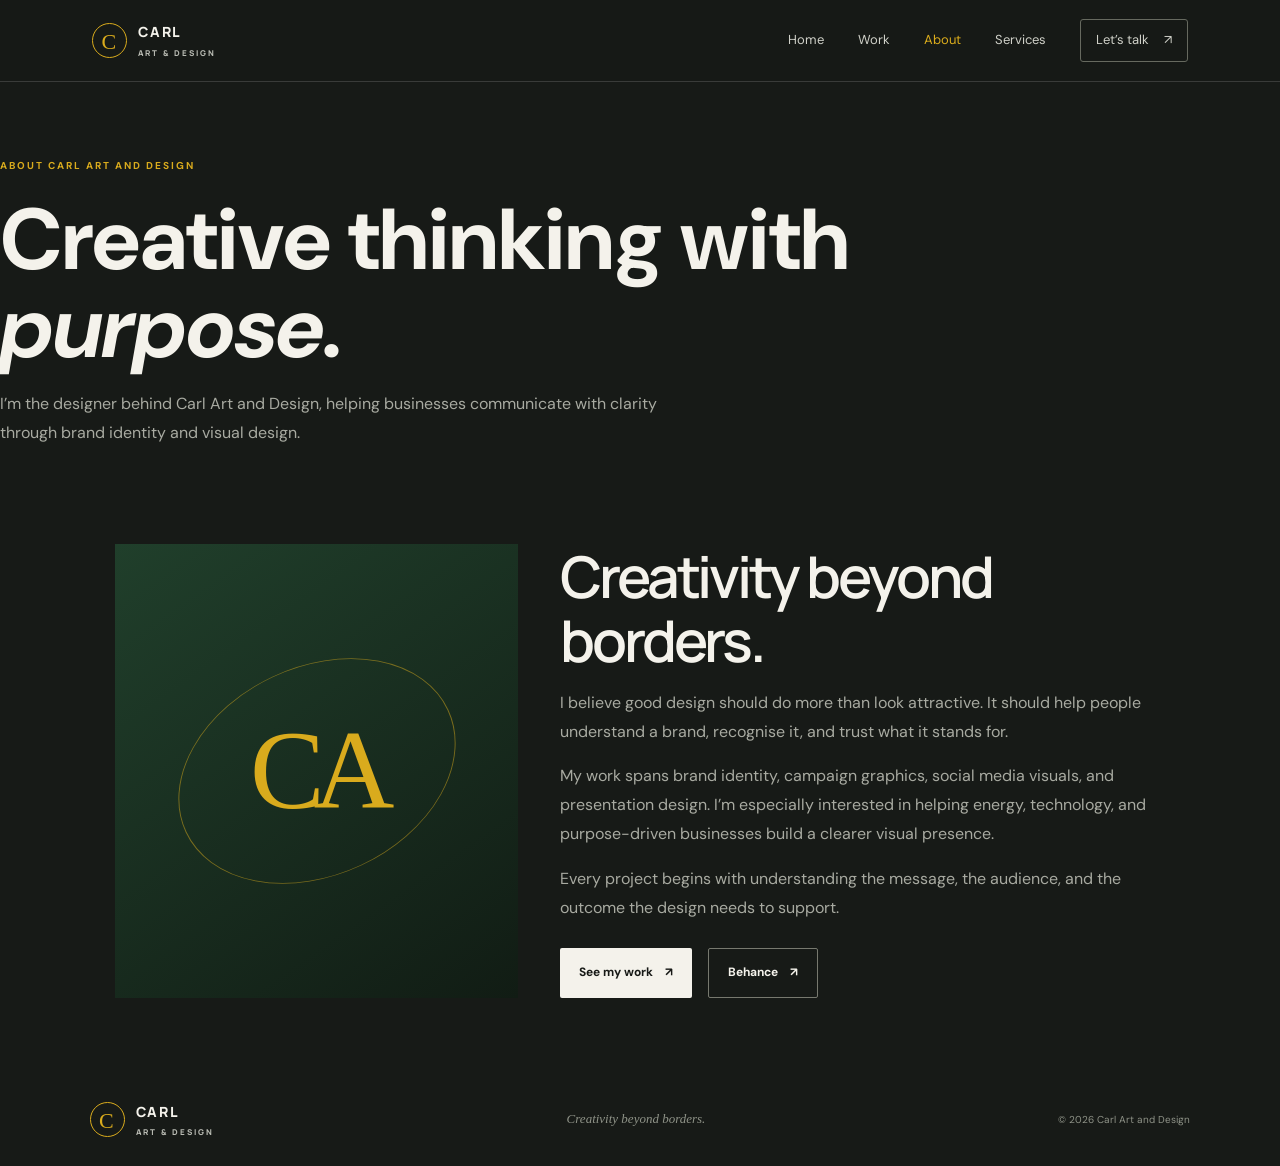
<file: about.html>
<!doctype html><html lang="en"><head><meta charset="utf-8"><meta name="viewport" content="width=device-width, initial-scale=1"><meta name="description" content="Learn about Carl Art and Design and the approach behind the work."><title>About | Carl Art and Design</title><link rel="stylesheet" href="styles.css"></head><body><header class="site-header"><a class="brand" href="index.html" aria-label="Carl Art and Design home"><span class="brand-mark">C</span><span>CARL <small>ART & DESIGN</small></span></a><button class="menu-toggle" aria-label="Open menu" aria-expanded="false">☰</button><nav class="nav-links" aria-label="Main navigation"><a class="" href="index.html">Home</a><a class="" href="work.html">Work</a><a class="page-active" href="about.html">About</a><a class="" href="services.html">Services</a><a class="nav-cta " href="contact.html">Let’s talk <span>↗</span></a></nav></header><main><section class="section page-hero"><p class="eyebrow">ABOUT CARL ART AND DESIGN</p><h1>Creative thinking with <em>purpose.</em></h1><p>I’m the designer behind Carl Art and Design, helping businesses communicate with clarity through brand identity and visual design.</p></section><section class="section inner-section"><div class="detail-layout"><div class="about-symbol"><span>CA</span><div class="symbol-ring"></div></div><div><h2>Creativity beyond borders.</h2><p>I believe good design should do more than look attractive. It should help people understand a brand, recognise it, and trust what it stands for.</p><p>My work spans brand identity, campaign graphics, social media visuals, and presentation design. I’m especially interested in helping energy, technology, and purpose-driven businesses build a clearer visual presence.</p><p>Every project begins with understanding the message, the audience, and the outcome the design needs to support.</p><div class="detail-links"><a class="button button-light" href="work.html">See my work <span>↗</span></a><a class="button button-outline" href="https://www.behance.net/winningstephen5" target="_blank" rel="noreferrer">Behance <span>↗</span></a></div></div></div></section></main><footer class="footer"><a class="brand" href="index.html"><span class="brand-mark">C</span><span>CARL <small>ART & DESIGN</small></span></a><p>Creativity beyond borders.</p><span>© <span id="year">2026</span> Carl Art and Design</span></footer><script src="script.js"></script></body></html>
</file>
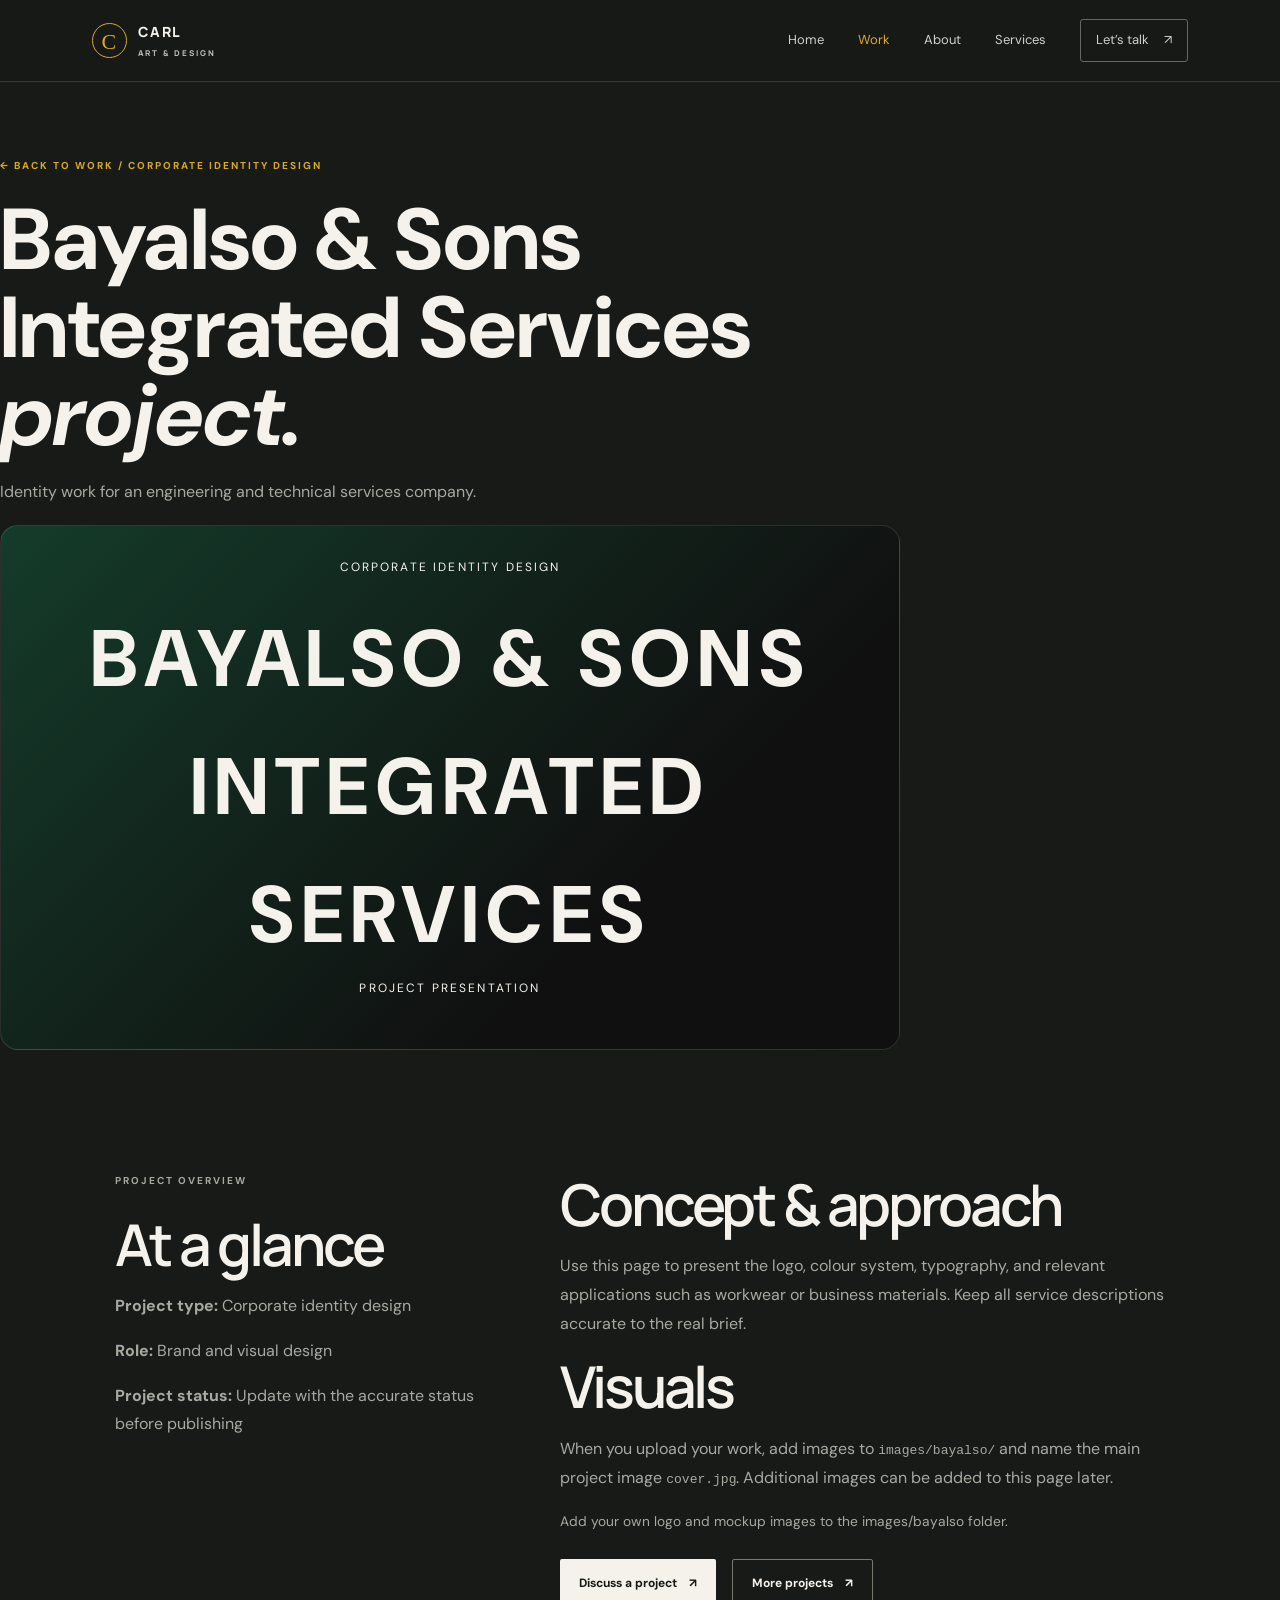
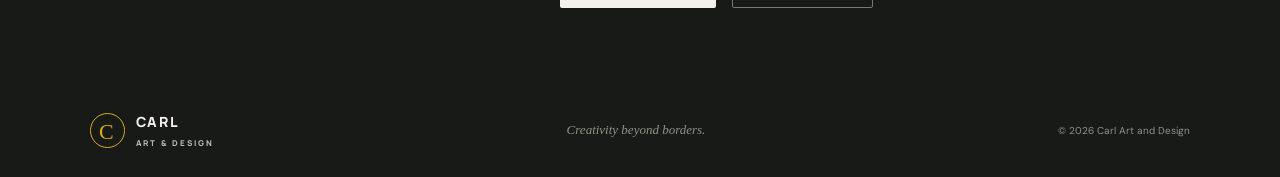
<file: bayalso.html>
<!doctype html><html lang="en"><head><meta charset="utf-8"><meta name="viewport" content="width=device-width, initial-scale=1"><meta name="description" content="Bayalso & Sons Integrated Services — Corporate identity design by Carl Art and Design."><title>Bayalso & Sons Integrated Services | Carl Art and Design</title><link rel="stylesheet" href="../styles.css"></head><body><header class="site-header"><a class="brand" href="../index.html" aria-label="Carl Art and Design home"><span class="brand-mark">C</span><span>CARL <small>ART & DESIGN</small></span></a><button class="menu-toggle" aria-label="Open menu" aria-expanded="false">☰</button><nav class="nav-links" aria-label="Main navigation"><a href="../index.html">Home</a><a class="page-active" href="../work.html">Work</a><a href="../about.html">About</a><a href="../services.html">Services</a><a class="nav-cta" href="../contact.html">Let’s talk <span>↗</span></a></nav></header><main><section class="section page-hero"><p class="eyebrow"><a href="../work.html">← BACK TO WORK</a> / CORPORATE IDENTITY DESIGN</p><h1>Bayalso & Sons Integrated Services <em>project.</em></h1><p>Identity work for an engineering and technical services company.</p><div class="detail-cover"><span>CORPORATE IDENTITY DESIGN</span><strong>BAYALSO & SONS INTEGRATED SERVICES</strong><span>PROJECT PRESENTATION</span></div></section><section class="section inner-section"><div class="detail-layout"><div><p class="eyebrow">PROJECT OVERVIEW</p><h2>At a glance</h2><p><strong>Project type:</strong> Corporate identity design</p><p><strong>Role:</strong> Brand and visual design</p><p><strong>Project status:</strong> Update with the accurate status before publishing</p></div><div><h2>Concept & approach</h2><p>Use this page to present the logo, colour system, typography, and relevant applications such as workwear or business materials. Keep all service descriptions accurate to the real brief.</p><h2>Visuals</h2><p>When you upload your work, add images to <code>images/bayalso/</code> and name the main project image <code>cover.jpg</code>. Additional images can be added to this page later.</p><p class="small-note">Add your own logo and mockup images to the images/bayalso folder.</p><div class="detail-links"><a class="button button-light" href="../contact.html">Discuss a project <span>↗</span></a><a class="button button-outline" href="../work.html">More projects <span>↗</span></a></div></div></div></section></main><footer class="footer"><a class="brand" href="../index.html"><span class="brand-mark">C</span><span>CARL <small>ART & DESIGN</small></span></a><p>Creativity beyond borders.</p><span>© <span id="year">2026</span> Carl Art and Design</span></footer><script src="../script.js"></script></body></html>
</file>
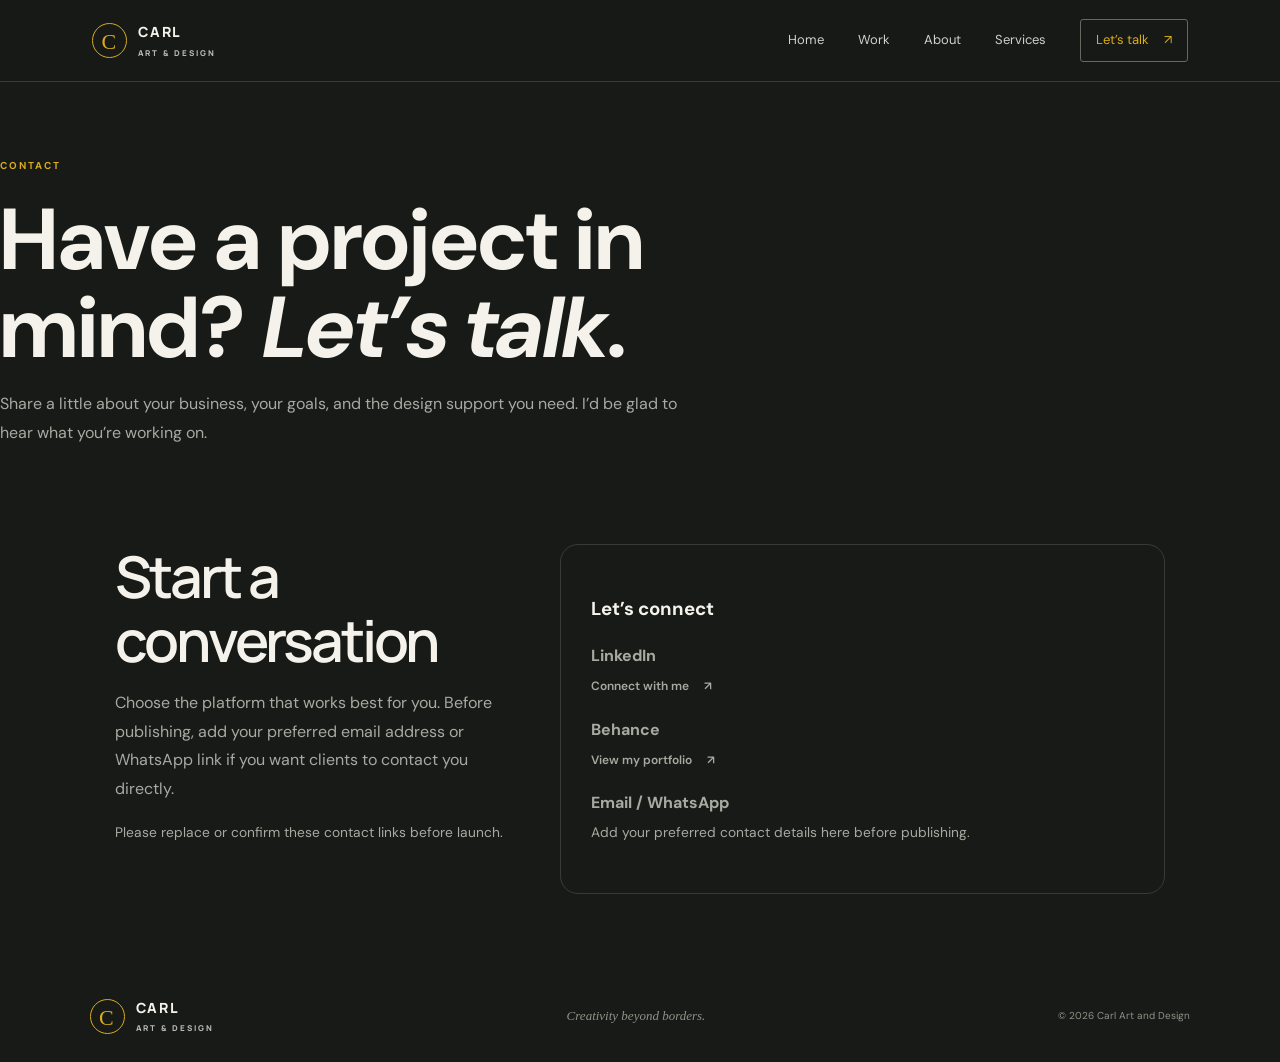
<file: contact.html>
<!doctype html><html lang="en"><head><meta charset="utf-8"><meta name="viewport" content="width=device-width, initial-scale=1"><meta name="description" content="Contact Carl Art and Design about a brand identity or visual design project."><title>Contact | Carl Art and Design</title><link rel="stylesheet" href="styles.css"></head><body><header class="site-header"><a class="brand" href="index.html" aria-label="Carl Art and Design home"><span class="brand-mark">C</span><span>CARL <small>ART & DESIGN</small></span></a><button class="menu-toggle" aria-label="Open menu" aria-expanded="false">☰</button><nav class="nav-links" aria-label="Main navigation"><a class="" href="index.html">Home</a><a class="" href="work.html">Work</a><a class="" href="about.html">About</a><a class="" href="services.html">Services</a><a class="nav-cta page-active" href="contact.html">Let’s talk <span>↗</span></a></nav></header><main><section class="section page-hero"><p class="eyebrow">CONTACT</p><h1>Have a project in mind? <em>Let’s talk.</em></h1><p>Share a little about your business, your goals, and the design support you need. I’d be glad to hear what you’re working on.</p></section><section class="section inner-section"><div class="detail-layout"><div><h2>Start a conversation</h2><p>Choose the platform that works best for you. Before publishing, add your preferred email address or WhatsApp link if you want clients to contact you directly.</p><p class="small-note">Please replace or confirm these contact links before launch.</p></div><div class="contact-panel"><h3>Let’s connect</h3><p><strong>LinkedIn</strong><br><a class="text-link" href="https://www.linkedin.com/in/winning-kanu-603094246/" target="_blank" rel="noreferrer">Connect with me <span>↗</span></a></p><p><strong>Behance</strong><br><a class="text-link" href="https://www.behance.net/winningstephen5" target="_blank" rel="noreferrer">View my portfolio <span>↗</span></a></p><p><strong>Email / WhatsApp</strong><br><span class="small-note">Add your preferred contact details here before publishing.</span></p></div></div></section></main><footer class="footer"><a class="brand" href="index.html"><span class="brand-mark">C</span><span>CARL <small>ART & DESIGN</small></span></a><p>Creativity beyond borders.</p><span>© <span id="year">2026</span> Carl Art and Design</span></footer><script src="script.js"></script></body></html>
</file>
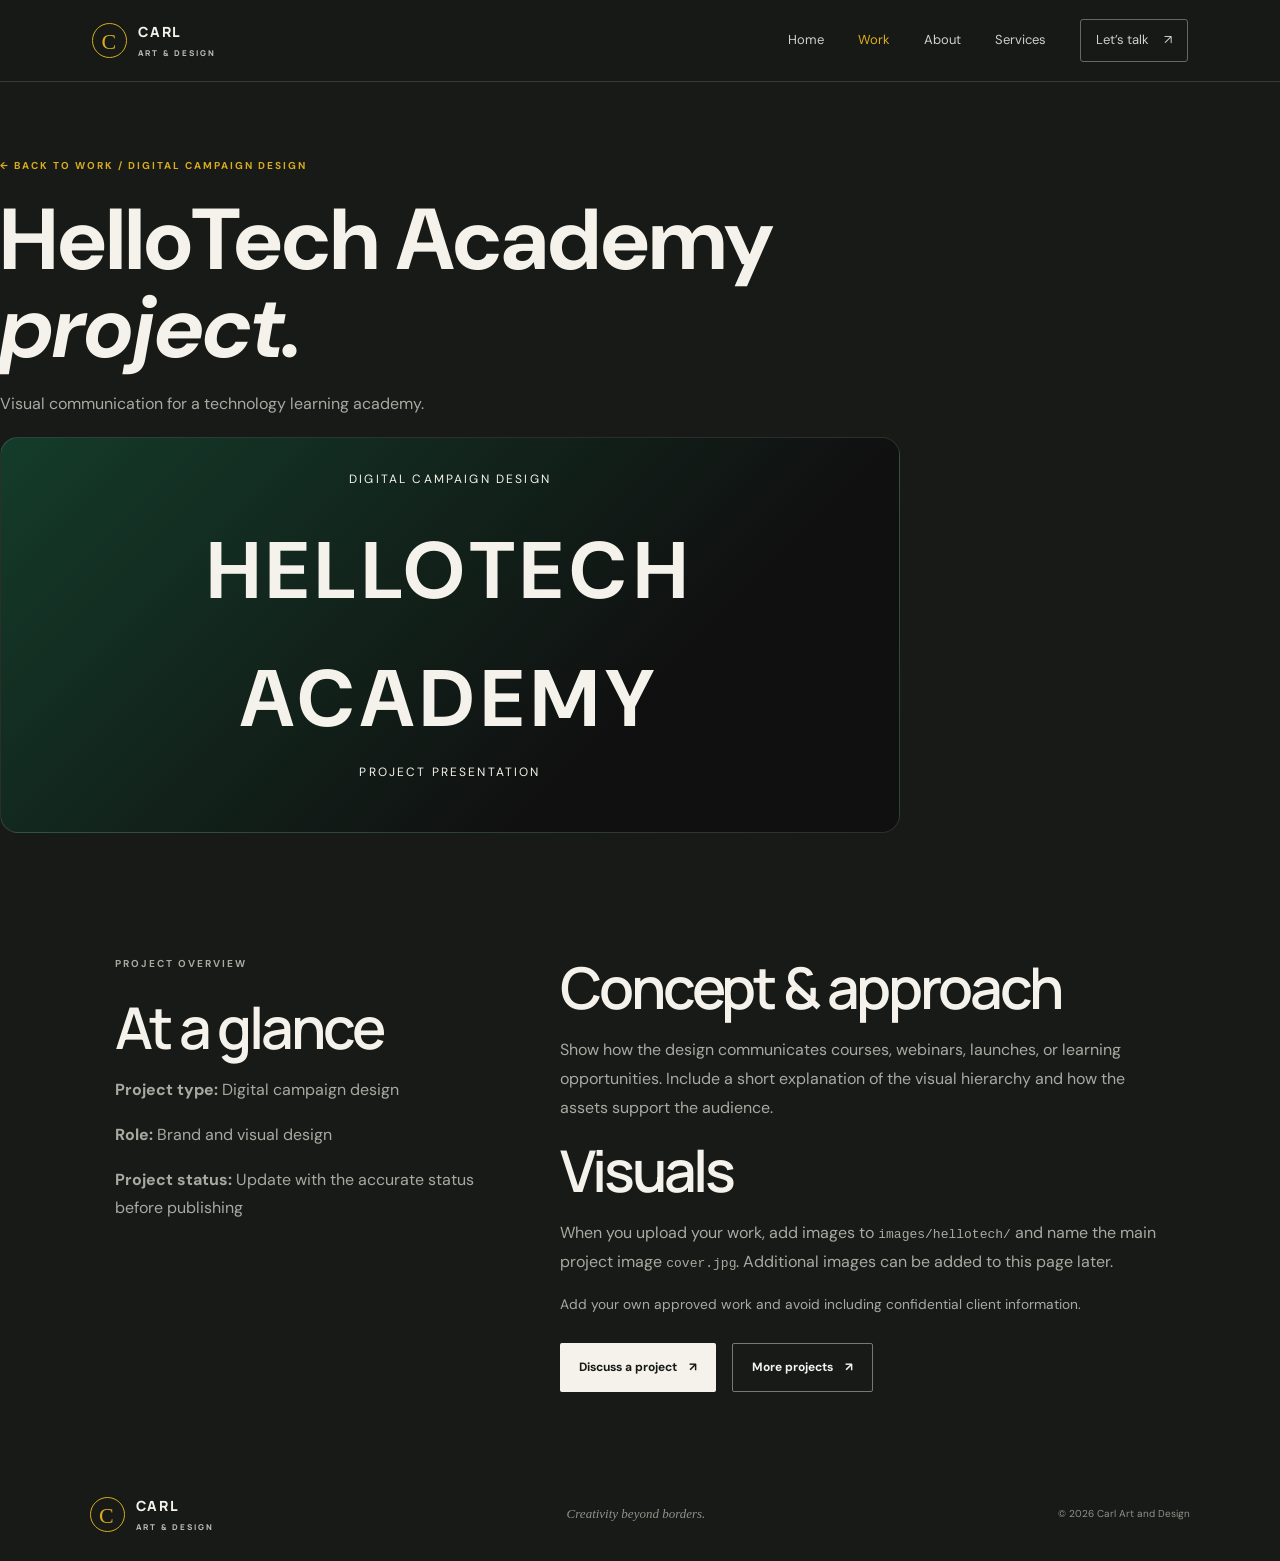
<file: hellotech.html>
<!doctype html><html lang="en"><head><meta charset="utf-8"><meta name="viewport" content="width=device-width, initial-scale=1"><meta name="description" content="HelloTech Academy — Digital campaign design by Carl Art and Design."><title>HelloTech Academy | Carl Art and Design</title><link rel="stylesheet" href="../styles.css"></head><body><header class="site-header"><a class="brand" href="../index.html" aria-label="Carl Art and Design home"><span class="brand-mark">C</span><span>CARL <small>ART & DESIGN</small></span></a><button class="menu-toggle" aria-label="Open menu" aria-expanded="false">☰</button><nav class="nav-links" aria-label="Main navigation"><a href="../index.html">Home</a><a class="page-active" href="../work.html">Work</a><a href="../about.html">About</a><a href="../services.html">Services</a><a class="nav-cta" href="../contact.html">Let’s talk <span>↗</span></a></nav></header><main><section class="section page-hero"><p class="eyebrow"><a href="../work.html">← BACK TO WORK</a> / DIGITAL CAMPAIGN DESIGN</p><h1>HelloTech Academy <em>project.</em></h1><p>Visual communication for a technology learning academy.</p><div class="detail-cover"><span>DIGITAL CAMPAIGN DESIGN</span><strong>HELLOTECH ACADEMY</strong><span>PROJECT PRESENTATION</span></div></section><section class="section inner-section"><div class="detail-layout"><div><p class="eyebrow">PROJECT OVERVIEW</p><h2>At a glance</h2><p><strong>Project type:</strong> Digital campaign design</p><p><strong>Role:</strong> Brand and visual design</p><p><strong>Project status:</strong> Update with the accurate status before publishing</p></div><div><h2>Concept & approach</h2><p>Show how the design communicates courses, webinars, launches, or learning opportunities. Include a short explanation of the visual hierarchy and how the assets support the audience.</p><h2>Visuals</h2><p>When you upload your work, add images to <code>images/hellotech/</code> and name the main project image <code>cover.jpg</code>. Additional images can be added to this page later.</p><p class="small-note">Add your own approved work and avoid including confidential client information.</p><div class="detail-links"><a class="button button-light" href="../contact.html">Discuss a project <span>↗</span></a><a class="button button-outline" href="../work.html">More projects <span>↗</span></a></div></div></div></section></main><footer class="footer"><a class="brand" href="../index.html"><span class="brand-mark">C</span><span>CARL <small>ART & DESIGN</small></span></a><p>Creativity beyond borders.</p><span>© <span id="year">2026</span> Carl Art and Design</span></footer><script src="../script.js"></script></body></html>
</file>
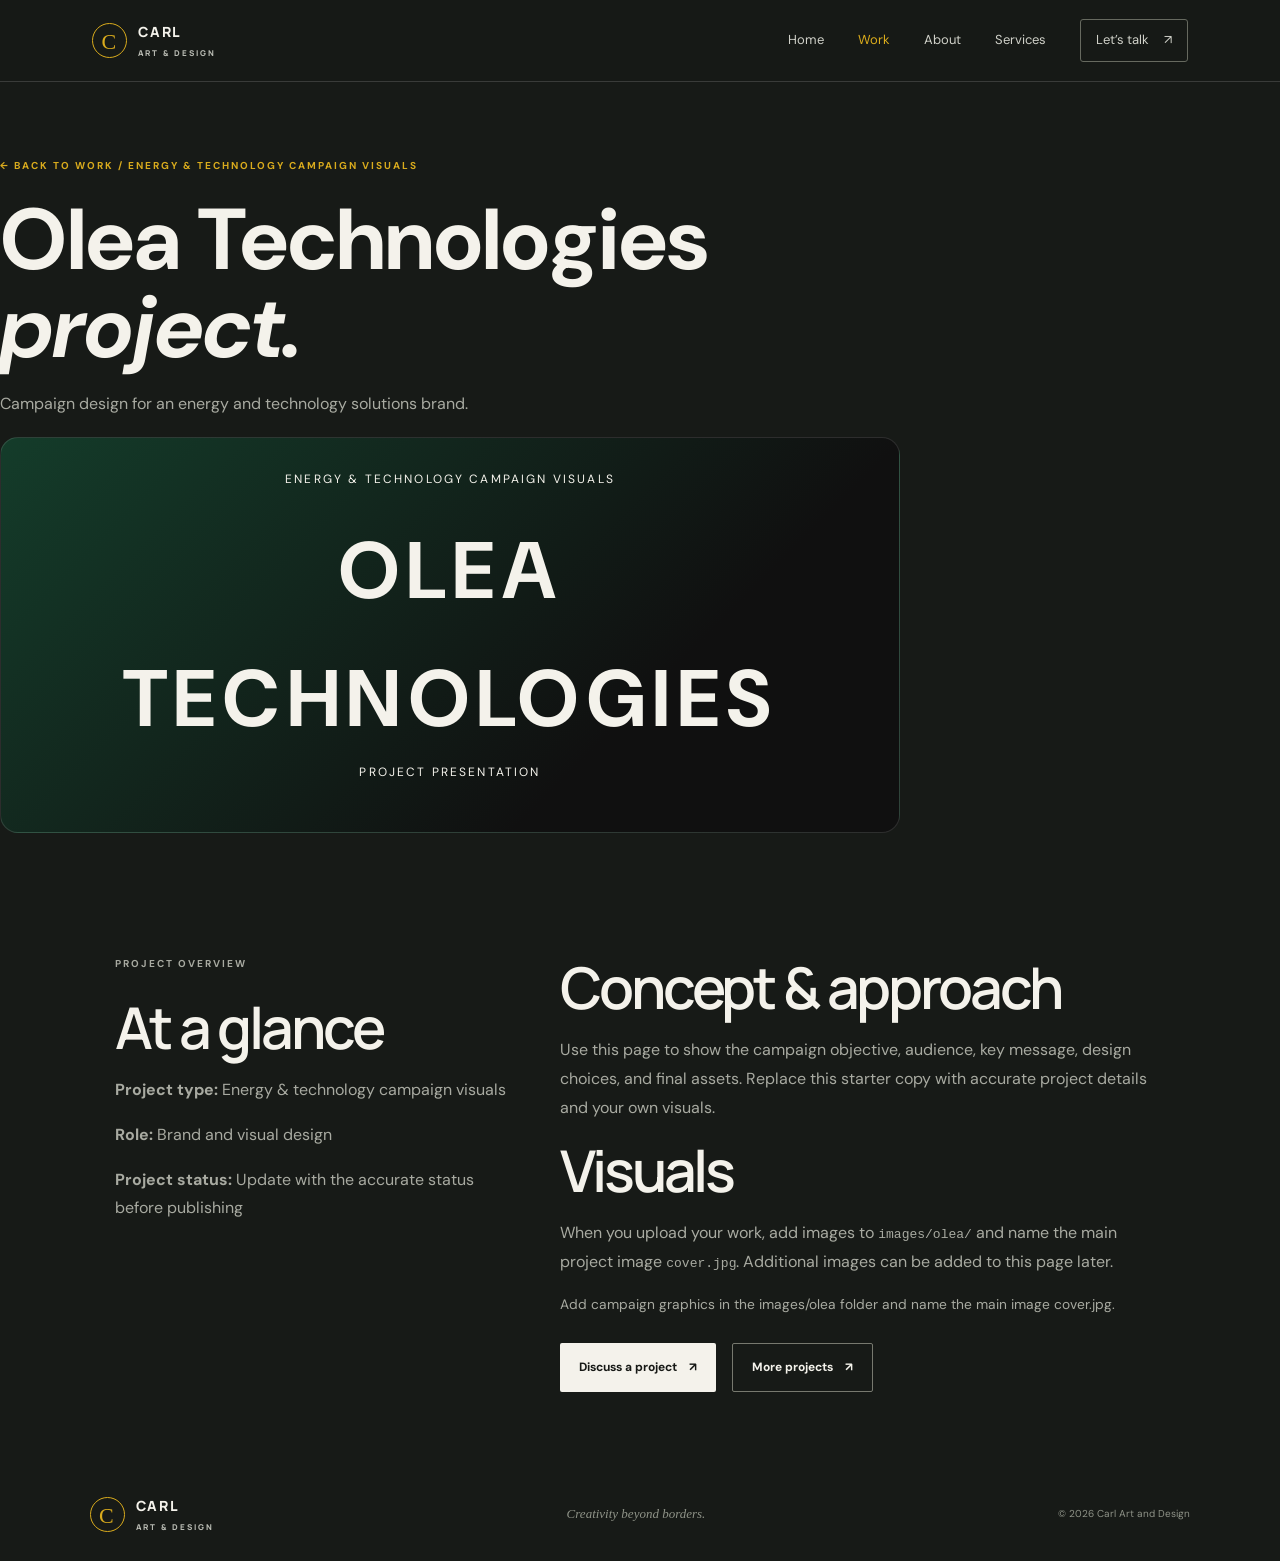
<file: olea.html>
<!doctype html><html lang="en"><head><meta charset="utf-8"><meta name="viewport" content="width=device-width, initial-scale=1"><meta name="description" content="Olea Technologies — Energy & technology campaign visuals by Carl Art and Design."><title>Olea Technologies | Carl Art and Design</title><link rel="stylesheet" href="../styles.css"></head><body><header class="site-header"><a class="brand" href="../index.html" aria-label="Carl Art and Design home"><span class="brand-mark">C</span><span>CARL <small>ART & DESIGN</small></span></a><button class="menu-toggle" aria-label="Open menu" aria-expanded="false">☰</button><nav class="nav-links" aria-label="Main navigation"><a href="../index.html">Home</a><a class="page-active" href="../work.html">Work</a><a href="../about.html">About</a><a href="../services.html">Services</a><a class="nav-cta" href="../contact.html">Let’s talk <span>↗</span></a></nav></header><main><section class="section page-hero"><p class="eyebrow"><a href="../work.html">← BACK TO WORK</a> / ENERGY & TECHNOLOGY CAMPAIGN VISUALS</p><h1>Olea Technologies <em>project.</em></h1><p>Campaign design for an energy and technology solutions brand.</p><div class="detail-cover"><span>ENERGY & TECHNOLOGY CAMPAIGN VISUALS</span><strong>OLEA TECHNOLOGIES</strong><span>PROJECT PRESENTATION</span></div></section><section class="section inner-section"><div class="detail-layout"><div><p class="eyebrow">PROJECT OVERVIEW</p><h2>At a glance</h2><p><strong>Project type:</strong> Energy & technology campaign visuals</p><p><strong>Role:</strong> Brand and visual design</p><p><strong>Project status:</strong> Update with the accurate status before publishing</p></div><div><h2>Concept & approach</h2><p>Use this page to show the campaign objective, audience, key message, design choices, and final assets. Replace this starter copy with accurate project details and your own visuals.</p><h2>Visuals</h2><p>When you upload your work, add images to <code>images/olea/</code> and name the main project image <code>cover.jpg</code>. Additional images can be added to this page later.</p><p class="small-note">Add campaign graphics in the images/olea folder and name the main image cover.jpg.</p><div class="detail-links"><a class="button button-light" href="../contact.html">Discuss a project <span>↗</span></a><a class="button button-outline" href="../work.html">More projects <span>↗</span></a></div></div></div></section></main><footer class="footer"><a class="brand" href="../index.html"><span class="brand-mark">C</span><span>CARL <small>ART & DESIGN</small></span></a><p>Creativity beyond borders.</p><span>© <span id="year">2026</span> Carl Art and Design</span></footer><script src="../script.js"></script></body></html>
</file>
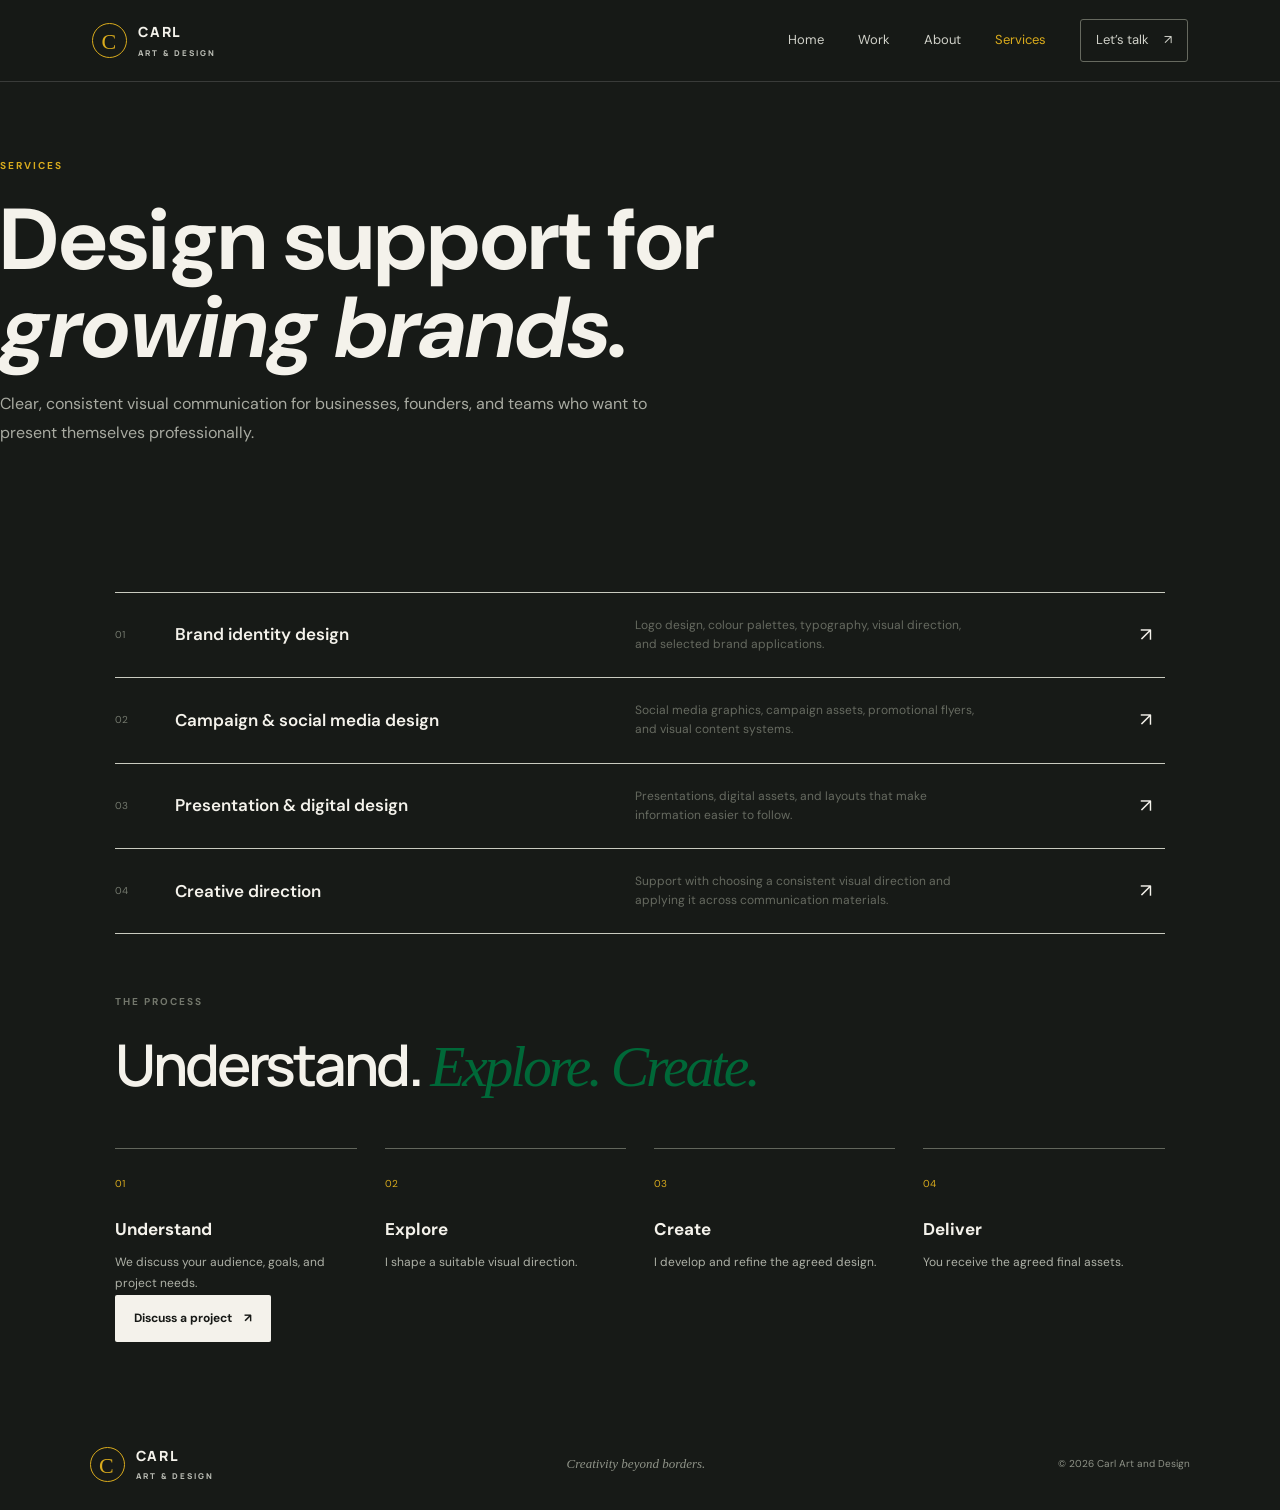
<file: services.html>
<!doctype html><html lang="en"><head><meta charset="utf-8"><meta name="viewport" content="width=device-width, initial-scale=1"><meta name="description" content="Brand identity, campaign graphics, social media and presentation design services."><title>Services | Carl Art and Design</title><link rel="stylesheet" href="styles.css"></head><body><header class="site-header"><a class="brand" href="index.html" aria-label="Carl Art and Design home"><span class="brand-mark">C</span><span>CARL <small>ART & DESIGN</small></span></a><button class="menu-toggle" aria-label="Open menu" aria-expanded="false">☰</button><nav class="nav-links" aria-label="Main navigation"><a class="" href="index.html">Home</a><a class="" href="work.html">Work</a><a class="" href="about.html">About</a><a class="page-active" href="services.html">Services</a><a class="nav-cta " href="contact.html">Let’s talk <span>↗</span></a></nav></header><main><section class="section page-hero"><p class="eyebrow">SERVICES</p><h1>Design support for <em>growing brands.</em></h1><p>Clear, consistent visual communication for businesses, founders, and teams who want to present themselves professionally.</p></section><section class="section inner-section"><div class="services-list"><div class="service-row"><span>01</span><h3>Brand identity design</h3><p>Logo design, colour palettes, typography, visual direction, and selected brand applications.</p><b>↗</b></div><div class="service-row"><span>02</span><h3>Campaign & social media design</h3><p>Social media graphics, campaign assets, promotional flyers, and visual content systems.</p><b>↗</b></div><div class="service-row"><span>03</span><h3>Presentation & digital design</h3><p>Presentations, digital assets, and layouts that make information easier to follow.</p><b>↗</b></div><div class="service-row"><span>04</span><h3>Creative direction</h3><p>Support with choosing a consistent visual direction and applying it across communication materials.</p><b>↗</b></div></div><div class="section-heading" style="margin-top:60px"><div><p class="eyebrow">THE PROCESS</p><h2>Understand. <em>Explore. Create.</em></h2></div></div><div class="process-grid"><div><span>01</span><h3>Understand</h3><p>We discuss your audience, goals, and project needs.</p></div><div><span>02</span><h3>Explore</h3><p>I shape a suitable visual direction.</p></div><div><span>03</span><h3>Create</h3><p>I develop and refine the agreed design.</p></div><div><span>04</span><h3>Deliver</h3><p>You receive the agreed final assets.</p></div></div><div class="hero-actions"><a class="button button-light" href="contact.html">Discuss a project <span>↗</span></a></div></section></main><footer class="footer"><a class="brand" href="index.html"><span class="brand-mark">C</span><span>CARL <small>ART & DESIGN</small></span></a><p>Creativity beyond borders.</p><span>© <span id="year">2026</span> Carl Art and Design</span></footer><script src="script.js"></script></body></html>
</file>
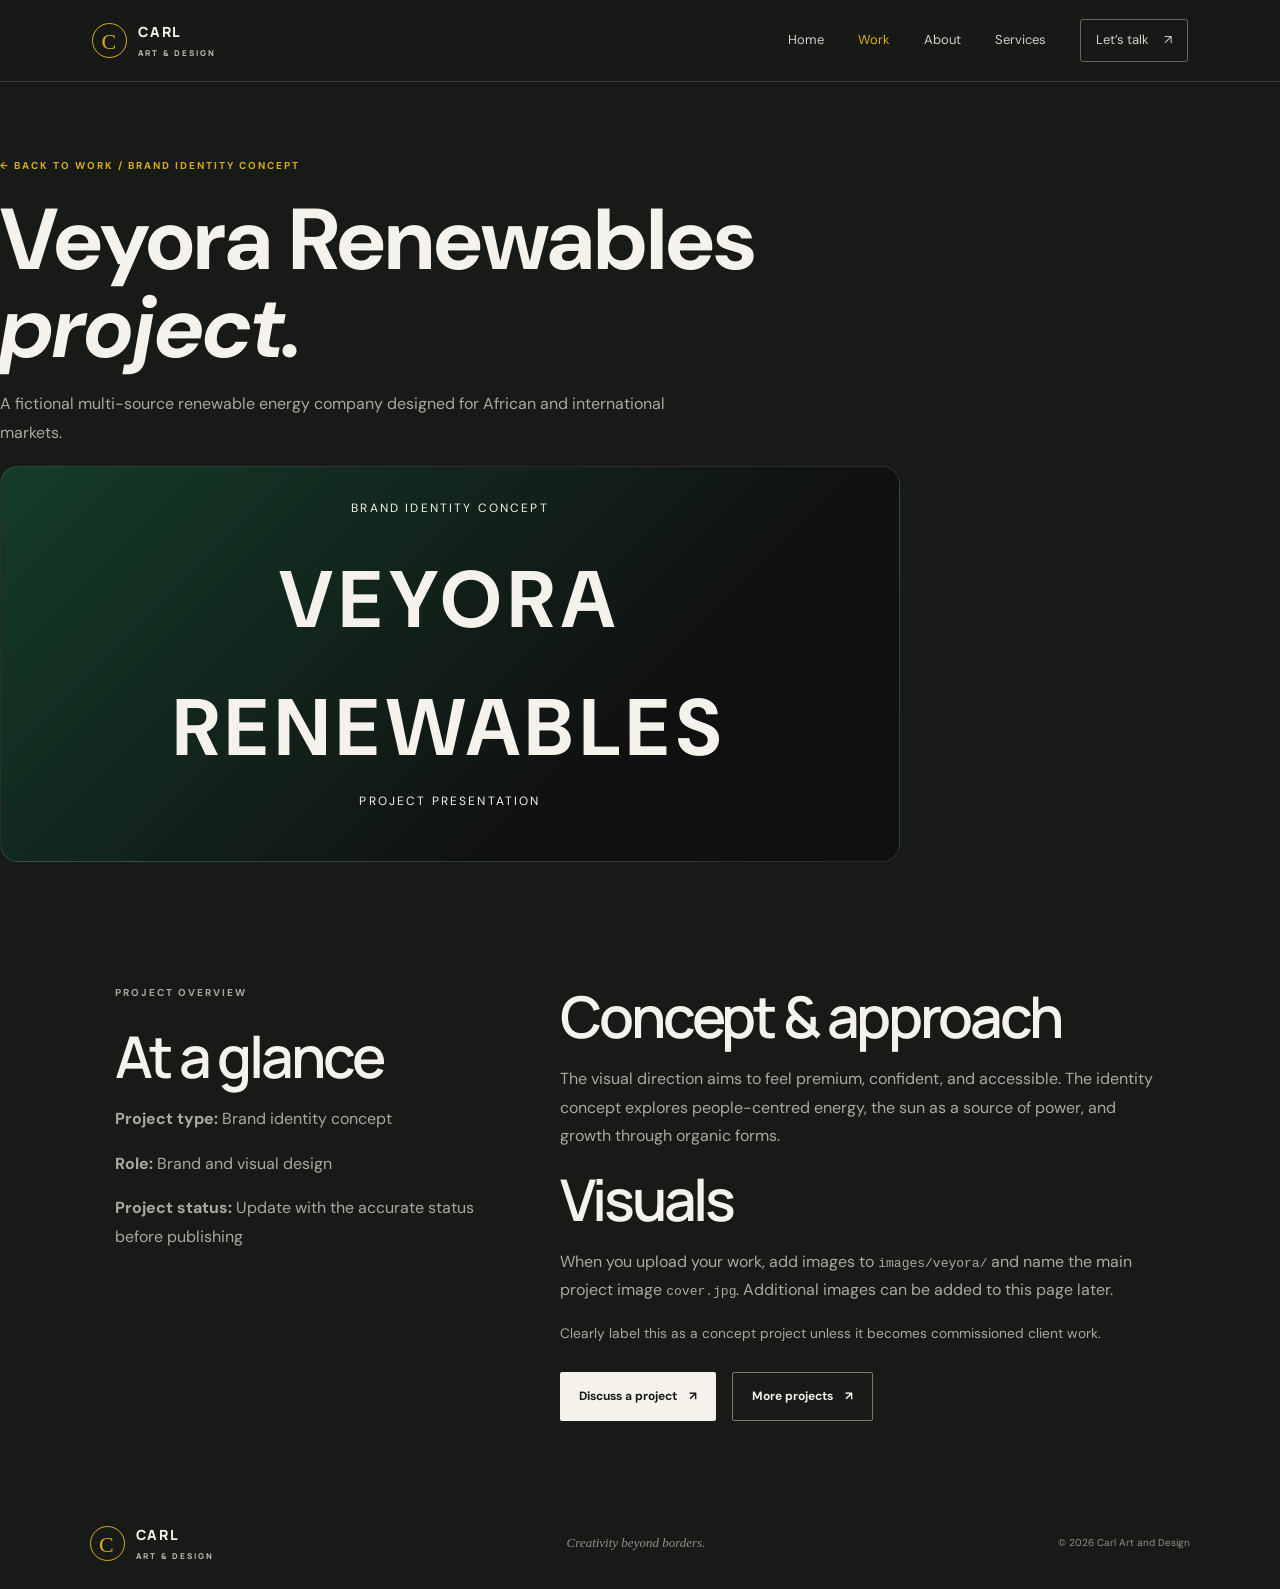
<file: veyora.html>
<!doctype html><html lang="en"><head><meta charset="utf-8"><meta name="viewport" content="width=device-width, initial-scale=1"><meta name="description" content="Veyora Renewables — Brand identity concept by Carl Art and Design."><title>Veyora Renewables | Carl Art and Design</title><link rel="stylesheet" href="../styles.css"></head><body><header class="site-header"><a class="brand" href="../index.html" aria-label="Carl Art and Design home"><span class="brand-mark">C</span><span>CARL <small>ART & DESIGN</small></span></a><button class="menu-toggle" aria-label="Open menu" aria-expanded="false">☰</button><nav class="nav-links" aria-label="Main navigation"><a href="../index.html">Home</a><a class="page-active" href="../work.html">Work</a><a href="../about.html">About</a><a href="../services.html">Services</a><a class="nav-cta" href="../contact.html">Let’s talk <span>↗</span></a></nav></header><main><section class="section page-hero"><p class="eyebrow"><a href="../work.html">← BACK TO WORK</a> / BRAND IDENTITY CONCEPT</p><h1>Veyora Renewables <em>project.</em></h1><p>A fictional multi-source renewable energy company designed for African and international markets.</p><div class="detail-cover"><span>BRAND IDENTITY CONCEPT</span><strong>VEYORA RENEWABLES</strong><span>PROJECT PRESENTATION</span></div></section><section class="section inner-section"><div class="detail-layout"><div><p class="eyebrow">PROJECT OVERVIEW</p><h2>At a glance</h2><p><strong>Project type:</strong> Brand identity concept</p><p><strong>Role:</strong> Brand and visual design</p><p><strong>Project status:</strong> Update with the accurate status before publishing</p></div><div><h2>Concept & approach</h2><p>The visual direction aims to feel premium, confident, and accessible. The identity concept explores people-centred energy, the sun as a source of power, and growth through organic forms.</p><h2>Visuals</h2><p>When you upload your work, add images to <code>images/veyora/</code> and name the main project image <code>cover.jpg</code>. Additional images can be added to this page later.</p><p class="small-note">Clearly label this as a concept project unless it becomes commissioned client work.</p><div class="detail-links"><a class="button button-light" href="../contact.html">Discuss a project <span>↗</span></a><a class="button button-outline" href="../work.html">More projects <span>↗</span></a></div></div></div></section></main><footer class="footer"><a class="brand" href="../index.html"><span class="brand-mark">C</span><span>CARL <small>ART & DESIGN</small></span></a><p>Creativity beyond borders.</p><span>© <span id="year">2026</span> Carl Art and Design</span></footer><script src="../script.js"></script></body></html>
</file>
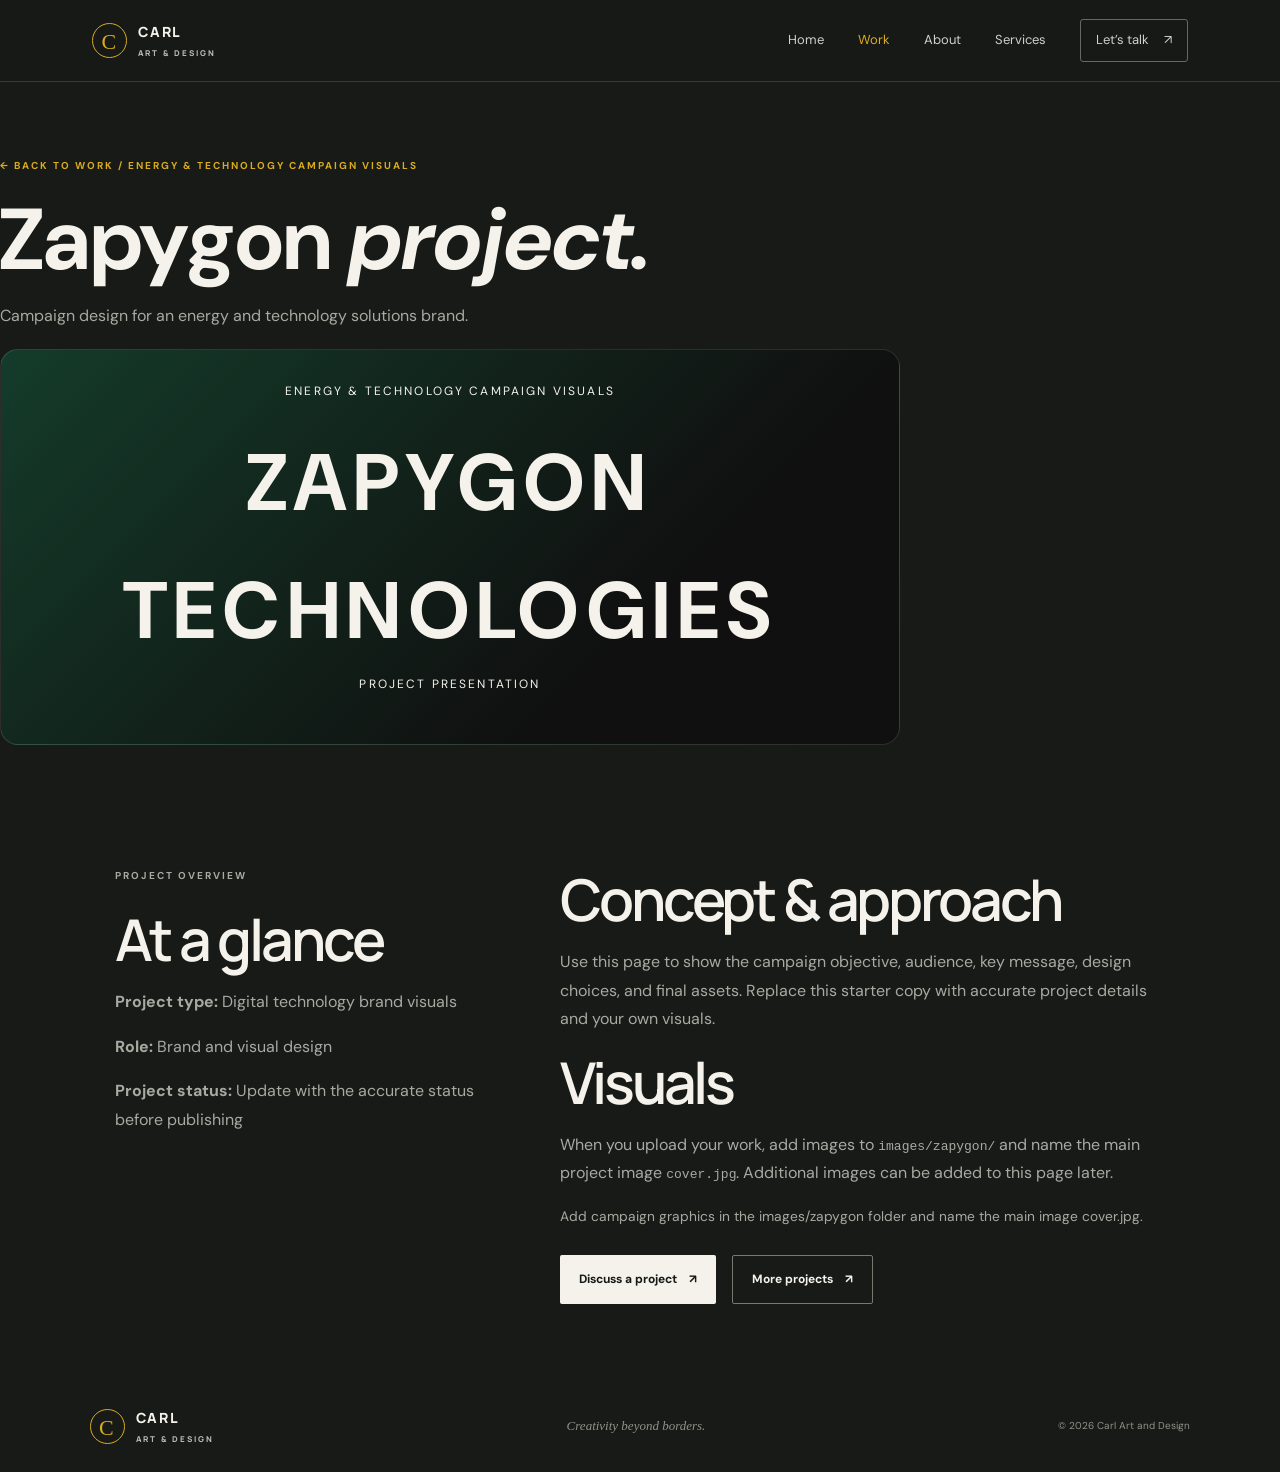
<file: zapygon.html>
<!doctype html><html lang="en"><head><meta charset="utf-8"><meta name="viewport" content="width=device-width, initial-scale=1"><meta name="description" content="Zapygon — Digital technology brand visuals by Carl Art and Design."><title>Zapygon | Carl Art and Design</title><link rel="stylesheet" href="../styles.css"></head><body><header class="site-header"><a class="brand" href="../index.html" aria-label="Carl Art and Design home"><span class="brand-mark">C</span><span>CARL <small>ART & DESIGN</small></span></a><button class="menu-toggle" aria-label="Open menu" aria-expanded="false">☰</button><nav class="nav-links" aria-label="Main navigation"><a href="../index.html">Home</a><a class="page-active" href="../work.html">Work</a><a href="../about.html">About</a><a href="../services.html">Services</a><a class="nav-cta" href="../contact.html">Let’s talk <span>↗</span></a></nav></header><main><section class="section page-hero"><p class="eyebrow"><a href="../work.html">← BACK TO WORK</a> / ENERGY & TECHNOLOGY CAMPAIGN VISUALS</p><h1>Zapygon <em>project.</em></h1><p>Campaign design for an energy and technology solutions brand.</p><div class="detail-cover"><span>ENERGY & TECHNOLOGY CAMPAIGN VISUALS</span><strong>ZAPYGON TECHNOLOGIES</strong><span>PROJECT PRESENTATION</span></div></section><section class="section inner-section"><div class="detail-layout"><div><p class="eyebrow">PROJECT OVERVIEW</p><h2>At a glance</h2><p><strong>Project type:</strong> Digital technology brand visuals</p><p><strong>Role:</strong> Brand and visual design</p><p><strong>Project status:</strong> Update with the accurate status before publishing</p></div><div><h2>Concept & approach</h2><p>Use this page to show the campaign objective, audience, key message, design choices, and final assets. Replace this starter copy with accurate project details and your own visuals.</p><h2>Visuals</h2><p>When you upload your work, add images to <code>images/zapygon/</code> and name the main project image <code>cover.jpg</code>. Additional images can be added to this page later.</p><p class="small-note">Add campaign graphics in the images/zapygon folder and name the main image cover.jpg.</p><div class="detail-links"><a class="button button-light" href="../contact.html">Discuss a project <span>↗</span></a><a class="button button-outline" href="../work.html">More projects <span>↗</span></a></div></div></div></section></main><footer class="footer"><a class="brand" href="../index.html"><span class="brand-mark">C</span><span>CARL <small>ART & DESIGN</small></span></a><p>Creativity beyond borders.</p><span>© <span id="year">2026</span> Carl Art and Design</span></footer><script src="../script.js"></script></body></html>
</file>
<file: styles.css>
@import url('https://fonts.googleapis.com/css2?family=DM+Sans:wght@400;500;600;700&family=Manrope:wght@400;500;600;700;800&display=swap');
:root{--ink:#171916;--paper:#f4f2eb;--muted:#a8aaa1;--gold:#d9ab1d;--green:#006838;--line:rgba(255,255,255,.15);--dark:#171a17}*{box-sizing:border-box}html{scroll-behavior:smooth;scroll-padding-top:90px}body{margin:0;background:var(--dark);color:#f4f2eb;font-family:'DM Sans',Arial,sans-serif;line-height:1.6}a{color:inherit;text-decoration:none}.site-header{height:82px;padding:0 7.2%;display:flex;align-items:center;justify-content:space-between;border-bottom:1px solid var(--line);position:sticky;top:0;background:rgba(23,26,23,.94);backdrop-filter:blur(14px);z-index:10}.brand{display:flex;align-items:center;gap:11px;font-family:Manrope,sans-serif;font-size:14px;font-weight:800;letter-spacing:.12em}.brand small{display:block;font-size:8px;letter-spacing:.25em;color:#b9bbb3;margin-top:3px}.brand-mark{width:35px;height:35px;border:1px solid var(--gold);border-radius:50%;display:grid;place-items:center;color:var(--gold);font-family:Georgia,serif;font-size:22px;font-weight:400}.nav-links{display:flex;align-items:center;gap:34px;font-size:13px;color:#d0d1c9}.nav-links a:hover,.text-link:hover{color:var(--gold)}.nav-cta{padding:10px 15px;border:1px solid #66695f;border-radius:3px}.nav-cta span,.text-link span,.button span{margin-left:12px}.menu-toggle{display:none;background:none;border:0;color:white;font-size:25px}.section{padding:110px 9%}.hero{min-height:630px;display:grid;grid-template-columns:1.08fr .92fr;align-items:center;gap:40px;overflow:hidden}.eyebrow{font-size:10px;letter-spacing:.2em;font-weight:700;color:var(--gold);margin:0 0 22px}.status-dot{display:inline-block;width:7px;height:7px;border-radius:50%;background:#8bc88c;margin-right:9px}.hero h1{font-family:Manrope,sans-serif;font-size:clamp(43px,5.6vw,78px);line-height:1.08;letter-spacing:-.06em;max-width:670px;margin:0;font-weight:600}.hero h1 em,.section h2 em,.contact-section h2 em{font-family:Georgia,serif;color:var(--gold);font-weight:400}.hero-text{max-width:485px;color:#b7bab1;font-size:15px;line-height:1.9;margin:26px 0 29px}.hero-actions,.contact-actions{display:flex;align-items:center;gap:23px;flex-wrap:wrap}.button{display:inline-flex;align-items:center;justify-content:center;padding:14px 19px;font-size:12px;font-weight:700;border-radius:2px;transition:transform .2s}.button:hover{transform:translateY(-2px)}.button-light{background:var(--paper);color:var(--ink)}.button-outline{border:1px solid #77796f;color:#f4f2eb}.text-link{font-size:12px;font-weight:600}.hero-note{margin-top:62px;color:#777b71;font-family:Georgia,serif;font-style:italic;font-size:15px}.hero-art{position:relative;min-height:420px;display:grid;place-items:center;background:radial-gradient(ellipse at 50% 47%,rgba(0,104,56,.25),transparent 58%)}.orbit{position:absolute;width:340px;height:340px;border:1px solid rgba(217,171,29,.4);border-radius:50%;transform:rotate(-25deg) scaleY(.7)}.orbit-two{width:420px;height:420px;border-color:rgba(255,255,255,.13);transform:rotate(32deg) scaleY(.56)}.art-sun{position:absolute;width:160px;height:160px;border-radius:50%;background:var(--gold);opacity:.9;box-shadow:0 0 90px rgba(217,171,29,.2)}.art-letter{position:relative;z-index:2;font-family:Georgia,serif;font-size:190px;color:#17251b;line-height:1;transform:translateY(-4px)}.art-letter span{color:#f4f2eb}.art-label{position:absolute;font-size:8px;letter-spacing:.22em;color:#b6baad}.label-top{top:25px;right:7px}.label-bottom{bottom:24px;left:0}.trust-strip{display:flex;justify-content:space-around;align-items:center;gap:15px;flex-wrap:wrap;padding:22px 7%;border-top:1px solid var(--line);border-bottom:1px solid var(--line);font-size:9px;letter-spacing:.17em;color:#b4b7ad}.trust-strip i{font-style:normal;color:var(--gold);font-size:16px}.work-section{background:var(--paper);color:var(--ink)}.section-heading{display:flex;align-items:end;justify-content:space-between;gap:35px;margin-bottom:48px}.section-heading .eyebrow,.about-copy .eyebrow,.process-section .eyebrow{color:#73776c}.section h2,.contact-section h2{font-family:Manrope,sans-serif;font-size:clamp(34px,4.5vw,58px);line-height:1.12;letter-spacing:-.055em;font-weight:600;margin:0}.section h2 em{color:var(--green)}.section-intro{max-width:340px;font-size:13px;color:#666a60;line-height:1.8;margin:0}.project-grid{display:grid;grid-template-columns:1fr 1fr;gap:42px 24px}.project-card{display:block;min-width:0}.project-image{height:320px;position:relative;overflow:hidden;display:flex;align-items:center;justify-content:center;background:#dcded3}.project-large .project-image{height:385px}.project-image img{width:100%;height:100%;object-fit:cover;position:absolute;inset:0;z-index:2}.image-placeholder{position:absolute;inset:0;display:flex;flex-direction:column;align-items:center;justify-content:center;text-align:center;padding:20px;gap:12px;z-index:1;color:#182019}.image-placeholder span{font-size:9px;letter-spacing:.18em}.image-placeholder strong{font-family:Manrope,sans-serif;font-size:clamp(27px,4vw,48px);letter-spacing:-.06em}.image-placeholder small{font-size:10px;color:#555b50}.image-veyora{background:radial-gradient(circle at 70% 25%,#d9ab1d 0 10%,transparent 10.5%),linear-gradient(135deg,#0c3b28,#006838 50%,#c2c6a9)}.image-veyora .image-placeholder{color:#f6f2df}.image-veyora .image-placeholder small{color:#d8dfd1}.image-olea{background:linear-gradient(140deg,#e3dfce,#b4c6a0 45%,#305e3b)}.image-hello{background:linear-gradient(135deg,#111a43,#3748a6 60%,#a6a7e9)}.image-hello .image-placeholder{color:#fff}.image-hello .image-placeholder small{color:#d4d9f5}.image-bayalso{background:linear-gradient(135deg,#e8e0cf,#a7a28e 55%,#383d35)}.project-arrow{position:absolute;z-index:3;right:16px;top:16px;width:37px;height:37px;display:grid;place-items:center;background:var(--paper);color:var(--ink);border-radius:50%;font-size:18px}.project-meta{display:flex;align-items:start;justify-content:space-between;gap:10px;padding-top:15px}.project-meta h3{font-size:17px;margin:0 0 4px;font-weight:600}.project-meta p{font-size:11px;color:#777b71;margin:0}.year{font-size:8px;letter-spacing:.12em;color:#73776c;text-align:right;padding-top:6px}.helper-note{font-size:11px;color:#73776c;margin-top:38px}.about-section{display:grid;grid-template-columns:.8fr 1.2fr;gap:11%;align-items:center}.about-symbol{min-height:330px;position:relative;display:grid;place-items:center;background:linear-gradient(145deg,#203f2b,#111c14);overflow:hidden}.about-symbol span{font-family:Georgia,serif;font-size:112px;color:var(--gold);z-index:1;letter-spacing:-.1em}.symbol-ring{position:absolute;width:290px;height:290px;border:1px solid rgba(217,171,29,.5);border-radius:50%;transform:rotate(-25deg) scaleY(.72)}.about-copy p:not(.eyebrow){color:#b7bab1;font-size:13px;line-height:1.95;max-width:550px}.about-copy .text-link{display:inline-block;margin-top:14px}.services-section{background:#e9e8df;color:var(--ink)}.services-list{border-top:1px solid #c9cbc0;margin-top:48px}.service-row{display:grid;grid-template-columns:42px 1fr 1.1fr 25px;align-items:center;gap:18px;padding:23px 0;border-bottom:1px solid #c9cbc0}.service-row>span{font-size:10px;color:#74796e}.service-row h3{font-size:17px;font-weight:600;margin:0}.service-row p{font-size:12px;color:#666a60;margin:0;max-width:350px}.service-row b{font-size:19px;font-weight:400}.process-section{padding-bottom:120px}.process-section h2{margin-bottom:46px}.process-grid{display:grid;grid-template-columns:repeat(4,1fr);gap:28px}.process-grid>div{border-top:1px solid #62665c;padding-top:20px}.process-grid span{font-size:10px;color:var(--gold)}.process-grid h3{font-size:17px;margin:22px 0 8px}.process-grid p{font-size:12px;color:#aeb1a7;line-height:1.8;margin:0}.contact-section{position:relative;overflow:hidden;background:var(--green);padding:90px 9%;display:flex;justify-content:space-between;align-items:center;gap:40px}.contact-inner{position:relative;z-index:1;max-width:700px}.contact-section .eyebrow{color:#d9dcae}.contact-section h2{font-size:clamp(40px,5vw,65px)}.contact-section h2 em{color:#e4c95d}.contact-section .contact-inner>p:not(.eyebrow):not(.contact-edit-note){color:#d9e2d7;font-size:13px;margin:20px 0 26px}.contact-edit-note{font-size:10px;color:#c5d6c6;margin-top:24px}.contact-decoration{font-family:Georgia,serif;font-size:170px;color:rgba(255,255,255,.09);position:relative;white-space:nowrap}.contact-decoration span{font-size:70px;color:rgba(217,171,29,.55);vertical-align:top}.footer{padding:27px 7%;display:flex;justify-content:space-between;align-items:center;gap:20px;color:#8f9388;font-size:10px}.footer .brand{color:#f4f2eb}.footer p{margin:0;font-family:Georgia,serif;font-style:italic;font-size:13px}.footer>span{white-space:nowrap}
@media(max-width:800px){.site-header{height:72px;padding:0 6%}.menu-toggle{display:block}.nav-links{display:none;position:absolute;top:71px;left:0;right:0;padding:24px 6%;background:#171a17;border-bottom:1px solid var(--line);flex-direction:column;align-items:stretch;gap:20px}.nav-links.open{display:flex}.nav-cta{text-align:center}.section{padding:76px 6%}.hero{grid-template-columns:1fr;gap:10px;padding-top:70px}.hero h1{font-size:clamp(43px,11vw,68px)}.hero-art{min-height:330px}.orbit{width:260px;height:260px}.orbit-two{width:320px;height:320px}.art-sun{width:125px;height:125px}.art-letter{font-size:155px}.hero-note{margin-top:35px}.section-heading{display:block}.section-intro{margin-top:18px}.project-grid{gap:32px 15px}.project-image,.project-large .project-image{height:260px}.project-meta{display:block}.year{display:block;text-align:left}.about-section{grid-template-columns:1fr;gap:40px}.about-symbol{min-height:270px}.service-row{grid-template-columns:27px 1fr 20px;gap:12px}.service-row p{grid-column:2;grid-row:2}.service-row b{grid-column:3;grid-row:1}.process-grid{grid-template-columns:1fr 1fr;gap:28px 20px}.contact-section{padding:75px 6%}.contact-decoration{position:absolute;right:-20px;bottom:-55px;font-size:120px}.footer{padding:25px 6%;flex-wrap:wrap}.footer p{order:3;width:100%}}
@media(max-width:460px){.project-grid{grid-template-columns:1fr}.project-image,.project-large .project-image{height:300px}.hero-actions{align-items:flex-start;flex-direction:column;gap:20px}.trust-strip{justify-content:center;gap:10px 15px}.trust-strip span{font-size:8px}.service-row h3{font-size:15px}.process-grid{gap:25px 15px}.contact-actions{align-items:stretch;flex-direction:column;max-width:260px;gap:12px}.contact-actions .button{justify-content:space-between}.footer{align-items:flex-start}.footer>span{width:100%}}

/* Multi-page additions */
.page-hero{padding:76px 0 52px;max-width:900px}.page-hero h1{font-size:clamp(2.6rem,7vw,5.4rem);line-height:1.02;margin:18px 0}.page-hero p:not(.eyebrow){max-width:680px;color:var(--muted,#b7b7b7);line-height:1.8}.inner-section{padding-top:28px;padding-bottom:76px}.detail-cover{min-height:300px;border-radius:18px;display:flex;align-items:center;justify-content:center;flex-direction:column;padding:32px;text-align:center;background:linear-gradient(135deg,#143c2a,#101010 70%);border:1px solid rgba(255,255,255,.12);margin:18px 0 42px}.detail-cover strong{font-size:clamp(2rem,8vw,5rem);letter-spacing:.08em}.detail-cover span{font-size:.75rem;letter-spacing:.18em;margin-bottom:18px}.detail-layout{display:grid;grid-template-columns:1fr 1.5fr;gap:42px}.detail-layout p,.detail-layout li{line-height:1.8;color:var(--muted,#b7b7b7)}.detail-layout h2{margin-top:0}.detail-links{display:flex;gap:16px;flex-wrap:wrap;margin-top:26px}.simple-card{padding:26px;border:1px solid rgba(255,255,255,.12);border-radius:16px;background:rgba(255,255,255,.025)}.simple-card h3{margin-top:0}.contact-panel{padding:30px;border:1px solid rgba(255,255,255,.14);border-radius:18px}.small-note{font-size:.86rem;color:var(--muted,#aaa);line-height:1.7}.page-active{color:#dbac1c!important}@media(max-width:700px){.detail-layout{grid-template-columns:1fr}.page-hero{padding-top:48px}.detail-cover{min-height:220px}}
</file>
